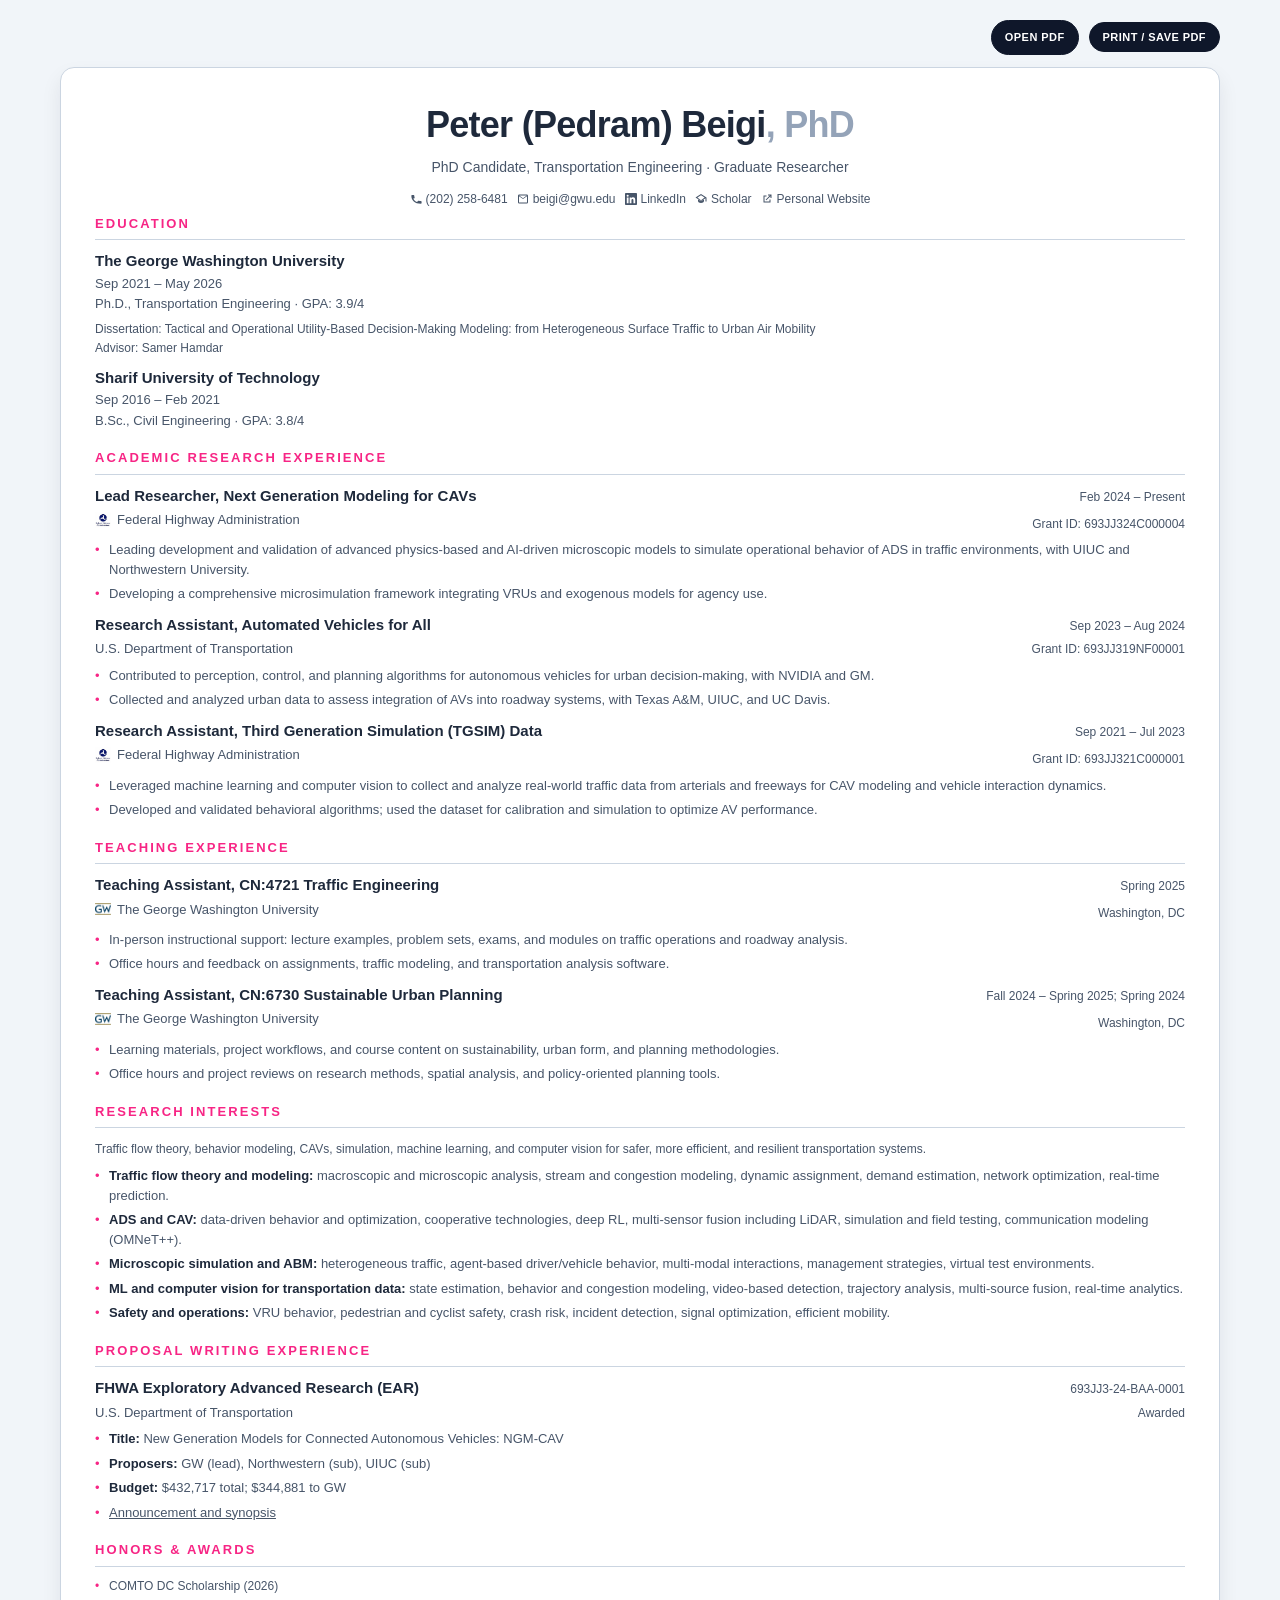
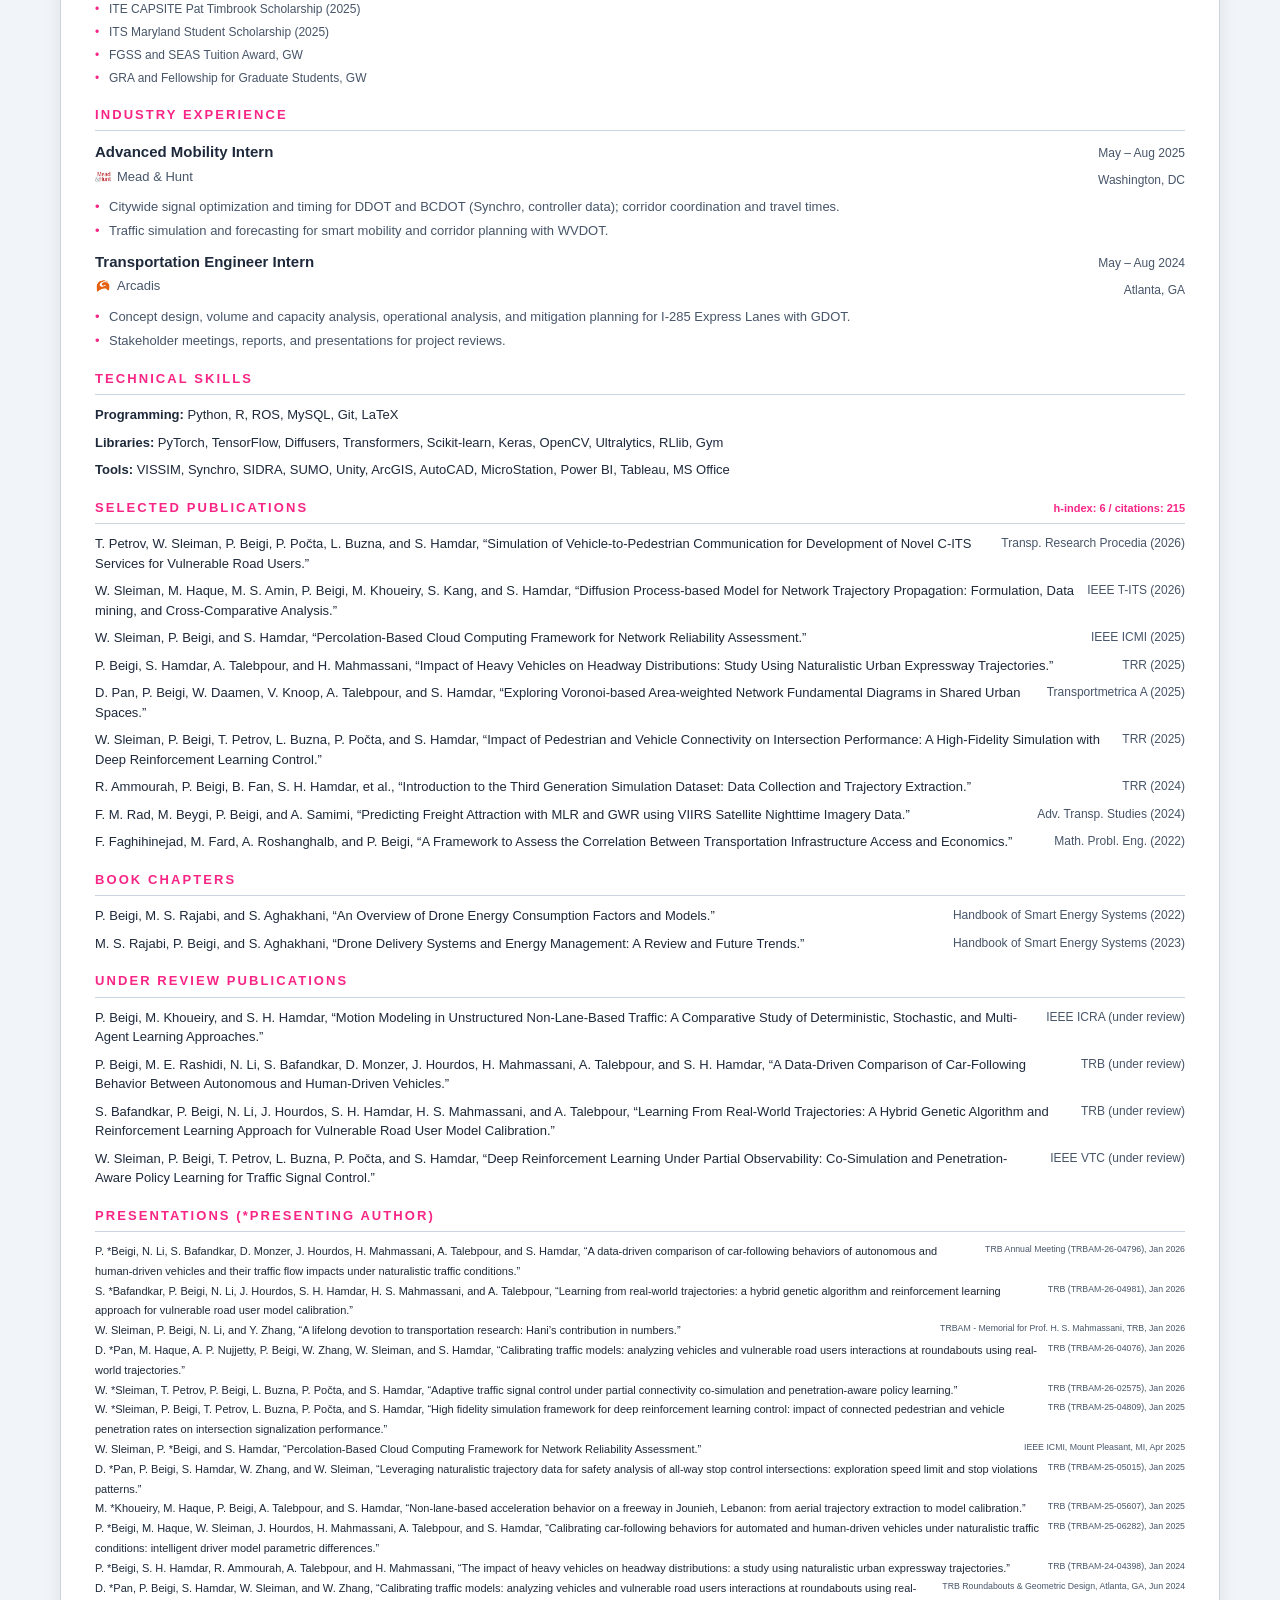
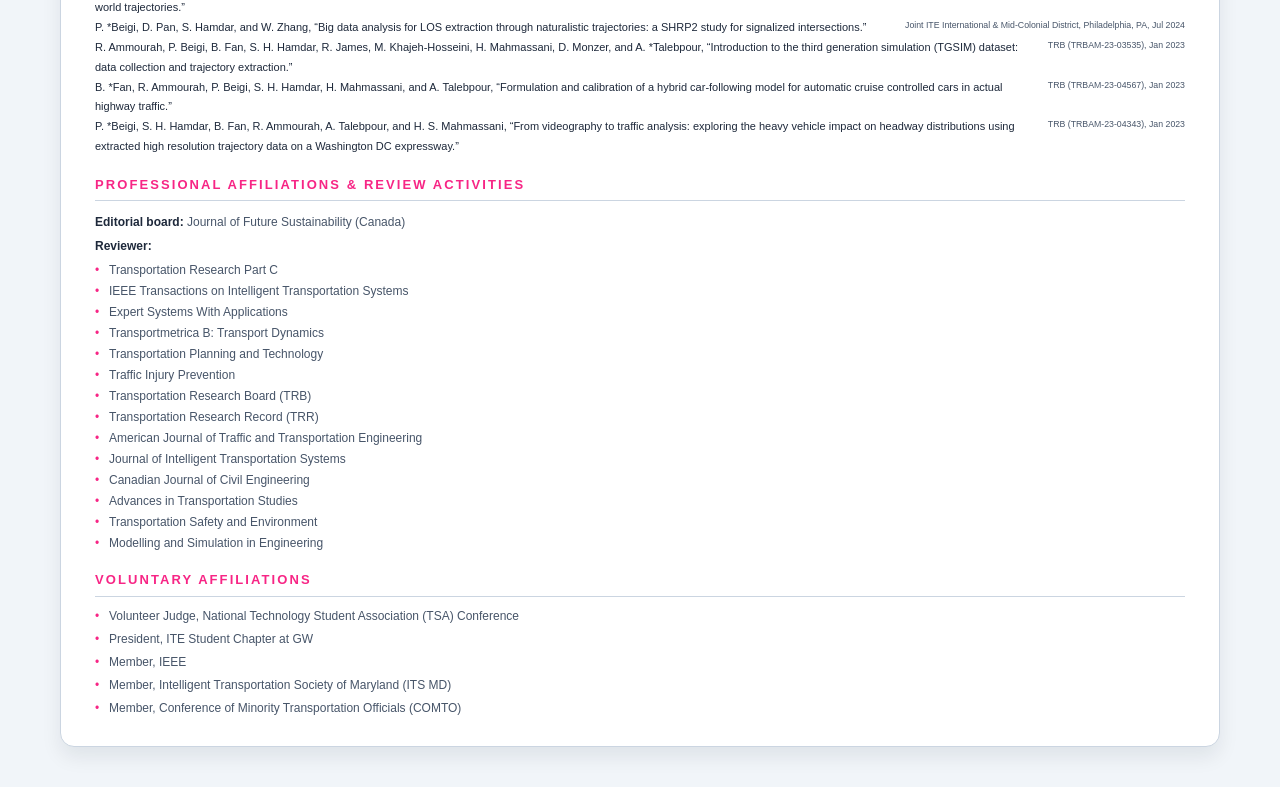
<file: AcademyCV/index.html>
<!doctype html>
<html lang="en">
  <head>
    <meta charset="UTF-8" />
    <meta name="viewport" content="width=device-width, initial-scale=1.0" />
    <title>Peter (Pedram) Beigi - Academic CV</title>
    <style>
      :root {
        --bg: #f1f5f9;
        --surface: #ffffff;
        --text: #1e293b;
        --muted: #475569;
        --divider: #cbd5e1;
        --accent: #f72585;
      }

      * { box-sizing: border-box; }
      body {
        margin: 0;
        font-family: Inter, -apple-system, BlinkMacSystemFont, "Segoe UI", Roboto, Arial, sans-serif;
        background: var(--bg);
        color: var(--text);
        line-height: 1.5;
      }

      .wrap {
        max-width: 1200px;
        margin: 0 auto;
        padding: 20px 20px 40px;
      }

      .tool-row {
        display: flex;
        justify-content: flex-end;
        gap: 10px;
        flex-wrap: wrap;
        align-items: center;
      }

      .print-btn {
        position: sticky;
        top: 14px;
        display: inline-block;
        border: 1px solid #0f172a;
        border-radius: 999px;
        background: #0f172a;
        color: #fff;
        padding: 8px 13px;
        font-size: 11px;
        letter-spacing: 0.04em;
        text-transform: uppercase;
        font-weight: 600;
        cursor: pointer;
        text-decoration: none;
        font-family: inherit;
      }

      .card {
        margin-top: 12px;
        background: var(--surface);
        border: 1px solid var(--divider);
        border-radius: 14px;
        padding: 30px 34px 24px;
        box-shadow: 0 10px 20px rgba(15, 23, 42, 0.08);
      }

      h1 {
        margin: 0;
        font-size: 36px;
        letter-spacing: -0.02em;
      }
      .name-suffix {
        color: #94a3b8;
      }
      .headline {
        margin-top: 5px;
        color: var(--muted);
        font-size: 14px;
      }
      .contact {
        margin-top: 12px;
        font-size: 12px;
        color: var(--muted);
        display: flex;
        flex-wrap: wrap;
        justify-content: center;
        gap: 9px;
      }
      .contact a { color: var(--muted); text-decoration: none; }
      .contact a:hover { color: var(--accent); }
      .contact-link {
        display: inline-flex;
        align-items: center;
        gap: 4px;
      }
      .contact-icon {
        font-size: 12px;
        line-height: 1;
        width: 12px;
        height: 12px;
        display: inline-flex;
        align-items: center;
        justify-content: center;
      }
      .contact-icon svg {
        width: 12px;
        height: 12px;
        display: block;
        fill: currentColor;
      }

      .section { margin-top: 18px; padding-top: 0; border-top: 0; }
      .section h2 {
        margin: 0 0 10px;
        padding-bottom: 6px;
        border-bottom: 1px solid var(--divider);
        color: var(--accent);
        font-size: 13px;
        text-transform: uppercase;
        letter-spacing: 0.16em;
        font-weight: 700;
      }
      .section h2.section-with-meta {
        display: flex;
        justify-content: space-between;
        align-items: baseline;
        gap: 10px;
      }
      .section-head-meta {
        font-size: 11px;
        letter-spacing: 0;
        text-transform: none;
        color: var(--accent);
        font-weight: 600;
        white-space: nowrap;
      }

      .item { margin-bottom: 10px; }
      .item-header {
        display: grid;
        grid-template-columns: minmax(0, 1fr) auto;
        grid-template-areas:
          "title meta"
          "company loc";
        align-items: baseline;
        gap: 10px;
        row-gap: 2px;
      }
      .item-title {
        grid-area: title;
        font-size: 15px;
        font-weight: 700;
        color: var(--text);
      }
      .item-meta {
        grid-area: meta;
        font-size: 12px;
        color: var(--muted);
        white-space: nowrap;
        justify-self: end;
      }
      .item-loc {
        grid-area: loc;
        font-size: 12px;
        color: var(--muted);
        white-space: nowrap;
        justify-self: end;
      }
      .item-company {
        grid-area: company;
      }
      .company-line {
        display: inline-flex;
        align-items: center;
        gap: 6px;
      }
      .company-logo {
        width: 16px;
        height: 16px;
        object-fit: contain;
        border-radius: 3px;
        flex-shrink: 0;
      }
      .sub { color: var(--muted); font-size: 13px; margin-top: 1px; }
      ul { margin: 7px 0 0 0; padding: 0; list-style: none; }
      li { margin-bottom: 5px; font-size: 13px; position: relative; padding-left: 14px; }
      li::before { content: "•"; position: absolute; left: 0; top: 0; color: var(--accent); }
      .pub-list { list-style: none; margin: 0; padding: 0; }
      .pub-list li {
        padding-left: 0;
        margin-bottom: 8px;
      }
      .pub-list li::before { content: none; }
      .pub-row {
        display: grid;
        grid-template-columns: minmax(0, 1fr) auto;
        gap: 12px;
        align-items: start;
      }
      .pub-title { color: var(--text); }
      .pub-venue { color: var(--muted); white-space: nowrap; text-align: right; font-size: 12px; }
      /* Presentations: flex (not grid) so row-gap never adds space; kill all li margins */
      ul.pub-list.pub-list--presentations {
        display: block;
        margin: 0;
        padding: 0;
      }
      ul.pub-list.pub-list--presentations > li {
        display: block;
        margin: 0 !important;
        padding: 0 !important;
        list-style: none;
      }
      .pub-list--presentations .pub-row {
        display: flex;
        flex-direction: row;
        flex-wrap: nowrap;
        align-items: flex-start;
        justify-content: space-between;
        column-gap: 8px;
        row-gap: 0;
        font-size: 11px;
        line-height: 1.8;
        margin: 0;
        padding: 0;
      }
      .pub-list--presentations .pub-title {
        flex: 1 1 auto;
        min-width: 0;
        margin: 0;
        padding: 0;
        font-size: 11px;
      }
      .pub-list--presentations .pub-venue {
        flex: 0 0 auto;
        max-width: min(340px, 38%);
        margin: 0;
        padding: 0;
        white-space: normal;
        text-align: right;
        font-size: 8.75px;
        line-height: 1.8;
      }
      .coursework-list li {
        font-size: 10px;
        margin-bottom: 4px;
        line-height: 1.35;
      }
      .work-experience li,
      .academic-section li {
        color: var(--muted);
      }

      .resume-layout {
        margin-top: 6px;
      }
      .resume-layout > .section:first-child {
        margin-top: 0;
      }
      .skill-line { margin-bottom: 8px; font-size: 13px; }
      .skill-line strong { color: var(--text); }

      .small { font-size: 12px; color: var(--muted); }

      .honors-list li { font-size: 12px; color: var(--muted); }
      .reviewer-lines {
        margin: 0 0 0 0;
        padding-left: 0;
      }
      .reviewer-lines li {
        margin-bottom: 3px;
      }

      @media print {
        @page { size: auto; margin: 0; }
        body {
          background: var(--bg);
          -webkit-print-color-adjust: exact;
          print-color-adjust: exact;
        }
        .wrap {
          max-width: 1200px;
          width: 1200px;
          padding: 20px;
          margin: 0 auto;
        }
        .tool-row { display: none; }
        .card { box-shadow: none; }
        .item { break-inside: auto; page-break-inside: auto; }
        .item-header { break-after: avoid; page-break-after: avoid; }
        .item ul { break-inside: auto; page-break-inside: auto; }
        .pub-list--presentations li {
          break-inside: auto;
          page-break-inside: auto;
        }
        .resume-layout {
          margin-top: 6px;
        }
      }
    </style>
  </head>
  <body>
    <div class="wrap">
      <div class="tool-row">
        <a class="print-btn" href="./Beigi_CV__Academy_-6.pdf" target="_blank" rel="noopener noreferrer">Open PDF</a>
        <button type="button" class="print-btn" onclick="window.print()">Print / Save PDF</button>
      </div>

      <main class="card">
        <header style="text-align:center;">
          <h1>Peter (Pedram) Beigi<span class="name-suffix">, PhD</span></h1>
          <div class="headline">PhD Candidate, Transportation Engineering · Graduate Researcher</div>
          <div class="contact">
            <span class="contact-link">
              <span class="contact-icon">
                <svg viewBox="0 0 24 24" aria-hidden="true"><path d="M6.6 10.8c1.7 3.4 4 6.1 7.4 7.4l2.5-2.5c.3-.3.8-.4 1.2-.2 1.3.4 2.7.7 4.2.7.7 0 1.3.6 1.3 1.3V20c0 .7-.6 1.3-1.3 1.3C9.6 21.3 2.7 14.4 2.7 5.3 2.7 4.6 3.3 4 4 4h3.3c.7 0 1.3.6 1.3 1.3 0 1.5.3 2.9.7 4.2.1.4 0 .9-.2 1.2L6.6 10.8z"/></svg>
              </span>
              <span>(202) 258-6481</span>
            </span>
            <a class="contact-link" href="mailto:beigi@gwu.edu">
              <span class="contact-icon">
                <svg viewBox="0 0 24 24" aria-hidden="true"><path d="M2 5.5A2.5 2.5 0 0 1 4.5 3h15A2.5 2.5 0 0 1 22 5.5v13a2.5 2.5 0 0 1-2.5 2.5h-15A2.5 2.5 0 0 1 2 18.5v-13zm2.3-.5L12 10.6 19.7 5H4.3zM20 6.3l-7.4 5.4a1 1 0 0 1-1.2 0L4 6.3v12.2c0 .3.2.5.5.5h15c.3 0 .5-.2.5-.5V6.3z"/></svg>
              </span>
              <span>beigi@gwu.edu</span>
            </a>
            <a class="contact-link" href="https://www.linkedin.com/in/pedrambeigi/" target="_blank" rel="noopener noreferrer">
              <span class="contact-icon">
                <svg viewBox="0 0 24 24" aria-hidden="true"><path d="M20.45 20.45h-3.56v-5.58c0-1.33-.03-3.04-1.85-3.04-1.86 0-2.14 1.45-2.14 2.95v5.67H9.34V9h3.42v1.56h.05c.48-.9 1.64-1.85 3.37-1.85 3.6 0 4.27 2.37 4.27 5.45v6.29zM5.34 7.43a2.07 2.07 0 1 1 0-4.14 2.07 2.07 0 0 1 0 4.14zM7.12 20.45H3.56V9h3.56v11.45zM22 0H2C.9 0 0 .87 0 1.95v20.1C0 23.13.9 24 2 24h20c1.1 0 2-.87 2-1.95V1.95C24 .87 23.1 0 22 0z"/></svg>
              </span>
              <span>LinkedIn</span>
            </a>
            <a class="contact-link" href="https://scholar.google.com/citations?user=n1b1vOMAAAAJ&hl=en&authuser=1" target="_blank" rel="noopener noreferrer">
              <span class="contact-icon">
                <svg viewBox="0 0 24 24" aria-hidden="true"><path d="M12 2 1 9l11 7 9-5.73V17h2V9L12 2zm0 12.3L4.74 9 12 4.4 19.26 9 12 14.3z"/><path d="M6 12.5V16c0 2.2 2.7 4 6 4s6-1.8 6-4v-3.5l-6 3.8-6-3.8z"/></svg>
              </span>
              <span>Scholar</span>
            </a>
            <a class="contact-link" href="https://www.pbeigi.com" target="_blank" rel="noopener noreferrer">
              <span class="contact-icon">
                <svg viewBox="0 0 24 24" aria-hidden="true"><path d="M14 3h7v7h-2V6.41l-8.29 8.3-1.42-1.42L17.59 5H14V3z"/><path d="M5 5h6v2H7v10h10v-4h2v6H5V5z"/></svg>
              </span>
              <span>Personal Website</span>
            </a>
          </div>
        </header>

        <div class="resume-layout">
            <section class="section">
              <h2>Education</h2>
              <div class="item">
                <div class="item-title">The George Washington University</div>
                <div class="sub">Sep 2021 – May 2026</div>
                <div class="sub">Ph.D., Transportation Engineering · GPA: 3.9/4</div>
                <div class="sub small" style="margin-top: 6px;">Dissertation: Tactical and Operational Utility-Based Decision-Making Modeling: from Heterogeneous Surface Traffic to Urban Air Mobility</div>
                <div class="sub small">Advisor: Samer Hamdar</div>
              </div>
              <div class="item">
                <div class="item-title">Sharif University of Technology</div>
                <div class="sub">Sep 2016 – Feb 2021</div>
                <div class="sub">B.Sc., Civil Engineering · GPA: 3.8/4</div>
              </div>
            </section>

            <section class="section academic-section">
              <h2>Academic Research Experience</h2>

              <div class="item">
                <div class="item-header">
                  <div class="item-title">Lead Researcher, Next Generation Modeling for CAVs</div>
                  <div class="item-meta">Feb 2024 – Present</div>
                  <div class="sub item-company">
                    <span class="company-line"><img class="company-logo" src="../resume/TFHRC.jpeg" alt="FHWA logo" /><span>Federal Highway Administration</span></span>
                  </div>
                  <div class="item-loc">Grant ID: 693JJ324C000004</div>
                </div>
                <ul>
                  <li>Leading development and validation of advanced physics-based and AI-driven microscopic models to simulate operational behavior of ADS in traffic environments, with UIUC and Northwestern University.</li>
                  <li>Developing a comprehensive microsimulation framework integrating VRUs and exogenous models for agency use.</li>
                </ul>
              </div>

              <div class="item">
                <div class="item-header">
                  <div class="item-title">Research Assistant, Automated Vehicles for All</div>
                  <div class="item-meta">Sep 2023 – Aug 2024</div>
                  <div class="sub item-company">U.S. Department of Transportation</div>
                  <div class="item-loc">Grant ID: 693JJ319NF00001</div>
                </div>
                <ul>
                  <li>Contributed to perception, control, and planning algorithms for autonomous vehicles for urban decision-making, with NVIDIA and GM.</li>
                  <li>Collected and analyzed urban data to assess integration of AVs into roadway systems, with Texas A&amp;M, UIUC, and UC Davis.</li>
                </ul>
              </div>

              <div class="item">
                <div class="item-header">
                  <div class="item-title">Research Assistant, Third Generation Simulation (TGSIM) Data</div>
                  <div class="item-meta">Sep 2021 – Jul 2023</div>
                  <div class="sub item-company">
                    <span class="company-line"><img class="company-logo" src="../resume/TFHRC.jpeg" alt="FHWA logo" /><span>Federal Highway Administration</span></span>
                  </div>
                  <div class="item-loc">Grant ID: 693JJ321C000001</div>
                </div>
                <ul>
                  <li>Leveraged machine learning and computer vision to collect and analyze real-world traffic data from arterials and freeways for CAV modeling and vehicle interaction dynamics.</li>
                  <li>Developed and validated behavioral algorithms; used the dataset for calibration and simulation to optimize AV performance.</li>
                </ul>
              </div>
            </section>

            <section class="section academic-section">
              <h2>Teaching Experience</h2>

              <div class="item">
                <div class="item-header">
                  <div class="item-title">Teaching Assistant, CN:4721 Traffic Engineering</div>
                  <div class="item-meta">Spring 2025</div>
                  <div class="sub item-company">
                    <span class="company-line"><img class="company-logo" src="../resume/gw.png" alt="GW logo" /><span>The George Washington University</span></span>
                  </div>
                  <div class="item-loc">Washington, DC</div>
                </div>
                <ul>
                  <li>In-person instructional support: lecture examples, problem sets, exams, and modules on traffic operations and roadway analysis.</li>
                  <li>Office hours and feedback on assignments, traffic modeling, and transportation analysis software.</li>
                </ul>
              </div>

              <div class="item">
                <div class="item-header">
                  <div class="item-title">Teaching Assistant, CN:6730 Sustainable Urban Planning</div>
                  <div class="item-meta">Fall 2024 – Spring 2025; Spring 2024</div>
                  <div class="sub item-company">
                    <span class="company-line"><img class="company-logo" src="../resume/gw.png" alt="GW logo" /><span>The George Washington University</span></span>
                  </div>
                  <div class="item-loc">Washington, DC</div>
                </div>
                <ul>
                  <li>Learning materials, project workflows, and course content on sustainability, urban form, and planning methodologies.</li>
                  <li>Office hours and project reviews on research methods, spatial analysis, and policy-oriented planning tools.</li>
                </ul>
              </div>
            </section>

            <section class="section">
              <h2>Research Interests</h2>
              <p class="small" style="margin-bottom: 8px;">
                Traffic flow theory, behavior modeling, CAVs, simulation, machine learning, and computer vision for safer, more efficient, and resilient transportation systems.
              </p>
              <ul class="academic-section">
                <li><strong style="color: var(--text);">Traffic flow theory and modeling:</strong> macroscopic and microscopic analysis, stream and congestion modeling, dynamic assignment, demand estimation, network optimization, real-time prediction.</li>
                <li><strong style="color: var(--text);">ADS and CAV:</strong> data-driven behavior and optimization, cooperative technologies, deep RL, multi-sensor fusion including LiDAR, simulation and field testing, communication modeling (OMNeT++).</li>
                <li><strong style="color: var(--text);">Microscopic simulation and ABM:</strong> heterogeneous traffic, agent-based driver/vehicle behavior, multi-modal interactions, management strategies, virtual test environments.</li>
                <li><strong style="color: var(--text);">ML and computer vision for transportation data:</strong> state estimation, behavior and congestion modeling, video-based detection, trajectory analysis, multi-source fusion, real-time analytics.</li>
                <li><strong style="color: var(--text);">Safety and operations:</strong> VRU behavior, pedestrian and cyclist safety, crash risk, incident detection, signal optimization, efficient mobility.</li>
              </ul>
            </section>

            <section class="section academic-section">
              <h2>Proposal Writing Experience</h2>
              <div class="item">
                <div class="item-header">
                  <div class="item-title">FHWA Exploratory Advanced Research (EAR)</div>
                  <div class="item-meta">693JJ3-24-BAA-0001</div>
                  <div class="sub item-company">U.S. Department of Transportation</div>
                  <div class="item-loc">Awarded</div>
                </div>
                <ul>
                  <li><strong style="color: var(--text);">Title:</strong> New Generation Models for Connected Autonomous Vehicles: NGM-CAV</li>
                  <li><strong style="color: var(--text);">Proposers:</strong> GW (lead), Northwestern (sub), UIUC (sub)</li>
                  <li><strong style="color: var(--text);">Budget:</strong> $432,717 total; $344,881 to GW</li>
                  <li><a href="https://www.highergov.com/contract/693JJ324C000004/" target="_blank" rel="noopener noreferrer" style="color: var(--muted);">Announcement and synopsis</a></li>
                </ul>
              </div>
            </section>

            <section class="section">
              <h2>Honors &amp; Awards</h2>
              <ul class="honors-list">
                <li>COMTO DC Scholarship (2026)</li>
                <li>ITE CAPSITE Pat Timbrook Scholarship (2025)</li>
                <li>ITS Maryland Student Scholarship (2025)</li>
                <li>FGSS and SEAS Tuition Award, GW</li>
                <li>GRA and Fellowship for Graduate Students, GW</li>
              </ul>
            </section>

            <section class="section academic-section">
              <h2>Industry Experience</h2>

              <div class="item">
                <div class="item-header">
                  <div class="item-title">Advanced Mobility Intern</div>
                  <div class="item-meta">May – Aug 2025</div>
                  <div class="sub item-company">
                    <span class="company-line"><img class="company-logo" src="../resume/MeadHunt.jpg" alt="Mead &amp; Hunt logo" /><span>Mead &amp; Hunt</span></span>
                  </div>
                  <div class="item-loc">Washington, DC</div>
                </div>
                <ul>
                  <li>Citywide signal optimization and timing for DDOT and BCDOT (Synchro, controller data); corridor coordination and travel times.</li>
                  <li>Traffic simulation and forecasting for smart mobility and corridor planning with WVDOT.</li>
                </ul>
              </div>

              <div class="item">
                <div class="item-header">
                  <div class="item-title">Transportation Engineer Intern</div>
                  <div class="item-meta">May – Aug 2024</div>
                  <div class="sub item-company">
                    <span class="company-line"><img class="company-logo" src="../resume/arcadis.png" alt="Arcadis logo" /><span>Arcadis</span></span>
                  </div>
                  <div class="item-loc">Atlanta, GA</div>
                </div>
                <ul>
                  <li>Concept design, volume and capacity analysis, operational analysis, and mitigation planning for I-285 Express Lanes with GDOT.</li>
                  <li>Stakeholder meetings, reports, and presentations for project reviews.</li>
                </ul>
              </div>
            </section>

            <section class="section">
              <h2>Technical Skills</h2>
              <div class="skill-line"><strong>Programming:</strong> Python, R, ROS, MySQL, Git, LaTeX</div>
              <div class="skill-line"><strong>Libraries:</strong> PyTorch, TensorFlow, Diffusers, Transformers, Scikit-learn, Keras, OpenCV, Ultralytics, RLlib, Gym</div>
              <div class="skill-line"><strong>Tools:</strong> VISSIM, Synchro, SIDRA, SUMO, Unity, ArcGIS, AutoCAD, MicroStation, Power BI, Tableau, MS Office</div>
            </section>

            <section class="section">
              <h2 class="section-with-meta"><span>SELECTED Publications</span><span class="section-head-meta">h-index: 6 / citations: 215</span></h2>
              <ul class="pub-list">
                <li><div class="pub-row"><span class="pub-title">T. Petrov, W. Sleiman, P. Beigi, P. Počta, L. Buzna, and S. Hamdar, &ldquo;Simulation of Vehicle-to-Pedestrian Communication for Development of Novel C-ITS Services for Vulnerable Road Users.&rdquo;</span><span class="pub-venue">Transp. Research Procedia (2026)</span></div></li>
                <li><div class="pub-row"><span class="pub-title">W. Sleiman, M. Haque, M. S. Amin, P. Beigi, M. Khoueiry, S. Kang, and S. Hamdar, &ldquo;Diffusion Process-based Model for Network Trajectory Propagation: Formulation, Data mining, and Cross-Comparative Analysis.&rdquo;</span><span class="pub-venue">IEEE T-ITS (2026)</span></div></li>
                <li><div class="pub-row"><span class="pub-title">W. Sleiman, P. Beigi, and S. Hamdar, &ldquo;Percolation-Based Cloud Computing Framework for Network Reliability Assessment.&rdquo;</span><span class="pub-venue">IEEE ICMI (2025)</span></div></li>
                <li><div class="pub-row"><span class="pub-title">P. Beigi, S. Hamdar, A. Talebpour, and H. Mahmassani, &ldquo;Impact of Heavy Vehicles on Headway Distributions: Study Using Naturalistic Urban Expressway Trajectories.&rdquo;</span><span class="pub-venue">TRR (2025)</span></div></li>
                <li><div class="pub-row"><span class="pub-title">D. Pan, P. Beigi, W. Daamen, V. Knoop, A. Talebpour, and S. Hamdar, &ldquo;Exploring Voronoi-based Area-weighted Network Fundamental Diagrams in Shared Urban Spaces.&rdquo;</span><span class="pub-venue">Transportmetrica A (2025)</span></div></li>
                <li><div class="pub-row"><span class="pub-title">W. Sleiman, P. Beigi, T. Petrov, L. Buzna, P. Počta, and S. Hamdar, &ldquo;Impact of Pedestrian and Vehicle Connectivity on Intersection Performance: A High-Fidelity Simulation with Deep Reinforcement Learning Control.&rdquo;</span><span class="pub-venue">TRR (2025)</span></div></li>
                <li><div class="pub-row"><span class="pub-title">R. Ammourah, P. Beigi, B. Fan, S. H. Hamdar, et al., &ldquo;Introduction to the Third Generation Simulation Dataset: Data Collection and Trajectory Extraction.&rdquo;</span><span class="pub-venue">TRR (2024)</span></div></li>
                <li><div class="pub-row"><span class="pub-title">F. M. Rad, M. Beygi, P. Beigi, and A. Samimi, &ldquo;Predicting Freight Attraction with MLR and GWR using VIIRS Satellite Nighttime Imagery Data.&rdquo;</span><span class="pub-venue">Adv. Transp. Studies (2024)</span></div></li>
                <li><div class="pub-row"><span class="pub-title">F. Faghihinejad, M. Fard, A. Roshanghalb, and P. Beigi, &ldquo;A Framework to Assess the Correlation Between Transportation Infrastructure Access and Economics.&rdquo;</span><span class="pub-venue">Math. Probl. Eng. (2022)</span></div></li>
              </ul>
            </section>

            <section class="section">
              <h2>Book Chapters</h2>
              <ul class="pub-list">
                <li><div class="pub-row"><span class="pub-title">P. Beigi, M. S. Rajabi, and S. Aghakhani, &ldquo;An Overview of Drone Energy Consumption Factors and Models.&rdquo;</span><span class="pub-venue">Handbook of Smart Energy Systems (2022)</span></div></li>
                <li><div class="pub-row"><span class="pub-title">M. S. Rajabi, P. Beigi, and S. Aghakhani, &ldquo;Drone Delivery Systems and Energy Management: A Review and Future Trends.&rdquo;</span><span class="pub-venue">Handbook of Smart Energy Systems (2023)</span></div></li>
              </ul>
            </section>

            <section class="section">
              <h2>Under Review Publications</h2>
              <ul class="pub-list">
                <li><div class="pub-row"><span class="pub-title">P. Beigi, M. Khoueiry, and S. H. Hamdar, &ldquo;Motion Modeling in Unstructured Non-Lane-Based Traffic: A Comparative Study of Deterministic, Stochastic, and Multi-Agent Learning Approaches.&rdquo;</span><span class="pub-venue">IEEE ICRA (under review)</span></div></li>
                <li><div class="pub-row"><span class="pub-title">P. Beigi, M. E. Rashidi, N. Li, S. Bafandkar, D. Monzer, J. Hourdos, H. Mahmassani, A. Talebpour, and S. H. Hamdar, &ldquo;A Data-Driven Comparison of Car-Following Behavior Between Autonomous and Human-Driven Vehicles.&rdquo;</span><span class="pub-venue">TRB (under review)</span></div></li>
                <li><div class="pub-row"><span class="pub-title">S. Bafandkar, P. Beigi, N. Li, J. Hourdos, S. H. Hamdar, H. S. Mahmassani, and A. Talebpour, &ldquo;Learning From Real-World Trajectories: A Hybrid Genetic Algorithm and Reinforcement Learning Approach for Vulnerable Road User Model Calibration.&rdquo;</span><span class="pub-venue">TRB (under review)</span></div></li>
                <li><div class="pub-row"><span class="pub-title">W. Sleiman, P. Beigi, T. Petrov, L. Buzna, P. Počta, and S. Hamdar, &ldquo;Deep Reinforcement Learning Under Partial Observability: Co-Simulation and Penetration-Aware Policy Learning for Traffic Signal Control.&rdquo;</span><span class="pub-venue">IEEE VTC (under review)</span></div></li>
              </ul>
            </section>

            <section class="section">
              <h2>Presentations (*presenting author)</h2>
              <ul class="pub-list pub-list--presentations academic-section">
                <li><div class="pub-row"><span class="pub-title">P. *Beigi, N. Li, S. Bafandkar, D. Monzer, J. Hourdos, H. Mahmassani, A. Talebpour, and S. Hamdar, &ldquo;A data-driven comparison of car-following behaviors of autonomous and human-driven vehicles and their traffic flow impacts under naturalistic traffic conditions.&rdquo;</span><span class="pub-venue">TRB Annual Meeting (TRBAM-26-04796), Jan 2026</span></div></li>
                <li><div class="pub-row"><span class="pub-title">S. *Bafandkar, P. Beigi, N. Li, J. Hourdos, S. H. Hamdar, H. S. Mahmassani, and A. Talebpour, &ldquo;Learning from real-world trajectories: a hybrid genetic algorithm and reinforcement learning approach for vulnerable road user model calibration.&rdquo;</span><span class="pub-venue">TRB (TRBAM-26-04981), Jan 2026</span></div></li>
                <li><div class="pub-row"><span class="pub-title">W. Sleiman, P. Beigi, N. Li, and Y. Zhang, &ldquo;A lifelong devotion to transportation research: Hani&rsquo;s contribution in numbers.&rdquo;</span><span class="pub-venue">TRBAM - Memorial for Prof. H. S. Mahmassani, TRB, Jan 2026</span></div></li>
                <li><div class="pub-row"><span class="pub-title">D. *Pan, M. Haque, A. P. Nujjetty, P. Beigi, W. Zhang, W. Sleiman, and S. Hamdar, &ldquo;Calibrating traffic models: analyzing vehicles and vulnerable road users interactions at roundabouts using real-world trajectories.&rdquo;</span><span class="pub-venue">TRB (TRBAM-26-04076), Jan 2026</span></div></li>
                <li><div class="pub-row"><span class="pub-title">W. *Sleiman, T. Petrov, P. Beigi, L. Buzna, P. Počta, and S. Hamdar, &ldquo;Adaptive traffic signal control under partial connectivity co-simulation and penetration-aware policy learning.&rdquo;</span><span class="pub-venue">TRB (TRBAM-26-02575), Jan 2026</span></div></li>


                <li><div class="pub-row"><span class="pub-title">W. *Sleiman, P. Beigi, T. Petrov, L. Buzna, P. Počta, and S. Hamdar, &ldquo;High fidelity simulation framework for deep reinforcement learning control: impact of connected pedestrian and vehicle penetration rates on intersection signalization performance.&rdquo;</span><span class="pub-venue">TRB (TRBAM-25-04809), Jan 2025</span></div></li>
                <li><div class="pub-row"><span class="pub-title">W. Sleiman, P. *Beigi, and S. Hamdar, &ldquo;Percolation-Based Cloud Computing Framework for Network Reliability Assessment.&rdquo;</span><span class="pub-venue">IEEE ICMI, Mount Pleasant, MI, Apr 2025</span></div></li>
                <li><div class="pub-row"><span class="pub-title">D. *Pan, P. Beigi, S. Hamdar, W. Zhang, and W. Sleiman, &ldquo;Leveraging naturalistic trajectory data for safety analysis of all-way stop control intersections: exploration speed limit and stop violations patterns.&rdquo;</span><span class="pub-venue">TRB (TRBAM-25-05015), Jan 2025</span></div></li>
                <li><div class="pub-row"><span class="pub-title">M. *Khoueiry, M. Haque, P. Beigi, A. Talebpour, and S. Hamdar, &ldquo;Non-lane-based acceleration behavior on a freeway in Jounieh, Lebanon: from aerial trajectory extraction to model calibration.&rdquo;</span><span class="pub-venue">TRB (TRBAM-25-05607), Jan 2025</span></div></li>
                <li><div class="pub-row"><span class="pub-title">P. *Beigi, M. Haque, W. Sleiman, J. Hourdos, H. Mahmassani, A. Talebpour, and S. Hamdar, &ldquo;Calibrating car-following behaviors for automated and human-driven vehicles under naturalistic traffic conditions: intelligent driver model parametric differences.&rdquo;</span><span class="pub-venue">TRB (TRBAM-25-06282), Jan 2025</span></div></li>
                <li><div class="pub-row"><span class="pub-title">P. *Beigi, S. H. Hamdar, R. Ammourah, A. Talebpour, and H. Mahmassani, &ldquo;The impact of heavy vehicles on headway distributions: a study using naturalistic urban expressway trajectories.&rdquo;</span><span class="pub-venue">TRB (TRBAM-24-04398), Jan 2024</span></div></li>
                <li><div class="pub-row"><span class="pub-title">D. *Pan, P. Beigi, S. Hamdar, W. Sleiman, and W. Zhang, &ldquo;Calibrating traffic models: analyzing vehicles and vulnerable road users interactions at roundabouts using real-world trajectories.&rdquo;</span><span class="pub-venue">TRB Roundabouts &amp; Geometric Design, Atlanta, GA, Jun 2024</span></div></li>
                <li><div class="pub-row"><span class="pub-title">P. *Beigi, D. Pan, S. Hamdar, and W. Zhang, &ldquo;Big data analysis for LOS extraction through naturalistic trajectories: a SHRP2 study for signalized intersections.&rdquo;</span><span class="pub-venue">Joint ITE International &amp; Mid-Colonial District, Philadelphia, PA, Jul 2024</span></div></li>
                <li><div class="pub-row"><span class="pub-title">R. Ammourah, P. Beigi, B. Fan, S. H. Hamdar, R. James, M. Khajeh-Hosseini, H. Mahmassani, D. Monzer, and A. *Talebpour, &ldquo;Introduction to the third generation simulation (TGSIM) dataset: data collection and trajectory extraction.&rdquo;</span><span class="pub-venue">TRB (TRBAM-23-03535), Jan 2023</span></div></li>
                <li><div class="pub-row"><span class="pub-title">B. *Fan, R. Ammourah, P. Beigi, S. H. Hamdar, H. Mahmassani, and A. Talebpour, &ldquo;Formulation and calibration of a hybrid car-following model for automatic cruise controlled cars in actual highway traffic.&rdquo;</span><span class="pub-venue">TRB (TRBAM-23-04567), Jan 2023</span></div></li>
                <li><div class="pub-row"><span class="pub-title">P. *Beigi, S. H. Hamdar, B. Fan, R. Ammourah, A. Talebpour, and H. S. Mahmassani, &ldquo;From videography to traffic analysis: exploring the heavy vehicle impact on headway distributions using extracted high resolution trajectory data on a Washington DC expressway.&rdquo;</span><span class="pub-venue">TRB (TRBAM-23-04343), Jan 2023</span></div></li>
              </ul>
            </section>

            <section class="section">
              <h2>Professional Affiliations &amp; Review Activities</h2>
              <p class="small" style="margin-bottom: 6px;"><strong style="color: var(--text);">Editorial board:</strong> Journal of Future Sustainability (Canada)</p>
              <p class="small" style="margin: 0 0 6px 0;"><strong style="color: var(--text);">Reviewer:</strong></p>
              <ul class="small honors-list reviewer-lines">
                <li>Transportation Research Part C</li>
                <li>IEEE Transactions on Intelligent Transportation Systems</li>
                <li>Expert Systems With Applications</li>
                <li>Transportmetrica B: Transport Dynamics</li>
                <li>Transportation Planning and Technology</li>
                <li>Traffic Injury Prevention</li>
                <li>Transportation Research Board (TRB)</li>
                <li>Transportation Research Record (TRR)</li>
                <li>American Journal of Traffic and Transportation Engineering</li>
                <li>Journal of Intelligent Transportation Systems</li>
                <li>Canadian Journal of Civil Engineering</li>
                <li>Advances in Transportation Studies</li>
                <li>Transportation Safety and Environment</li>
                <li>Modelling and Simulation in Engineering</li>
              </ul>
            </section>

            <section class="section">
              <h2>Voluntary Affiliations</h2>
              <ul class="small honors-list">
                <li>Volunteer Judge, National Technology Student Association (TSA) Conference</li>
                <li>President, ITE Student Chapter at GW</li>
                <li>Member, IEEE</li>
                <li>Member, Intelligent Transportation Society of Maryland (ITS MD)</li>
                <li>Member, Conference of Minority Transportation Officials (COMTO)</li>
              </ul>
            </section>
        </div>
      </main>
    </div>
  </body>
</html>
</file>
